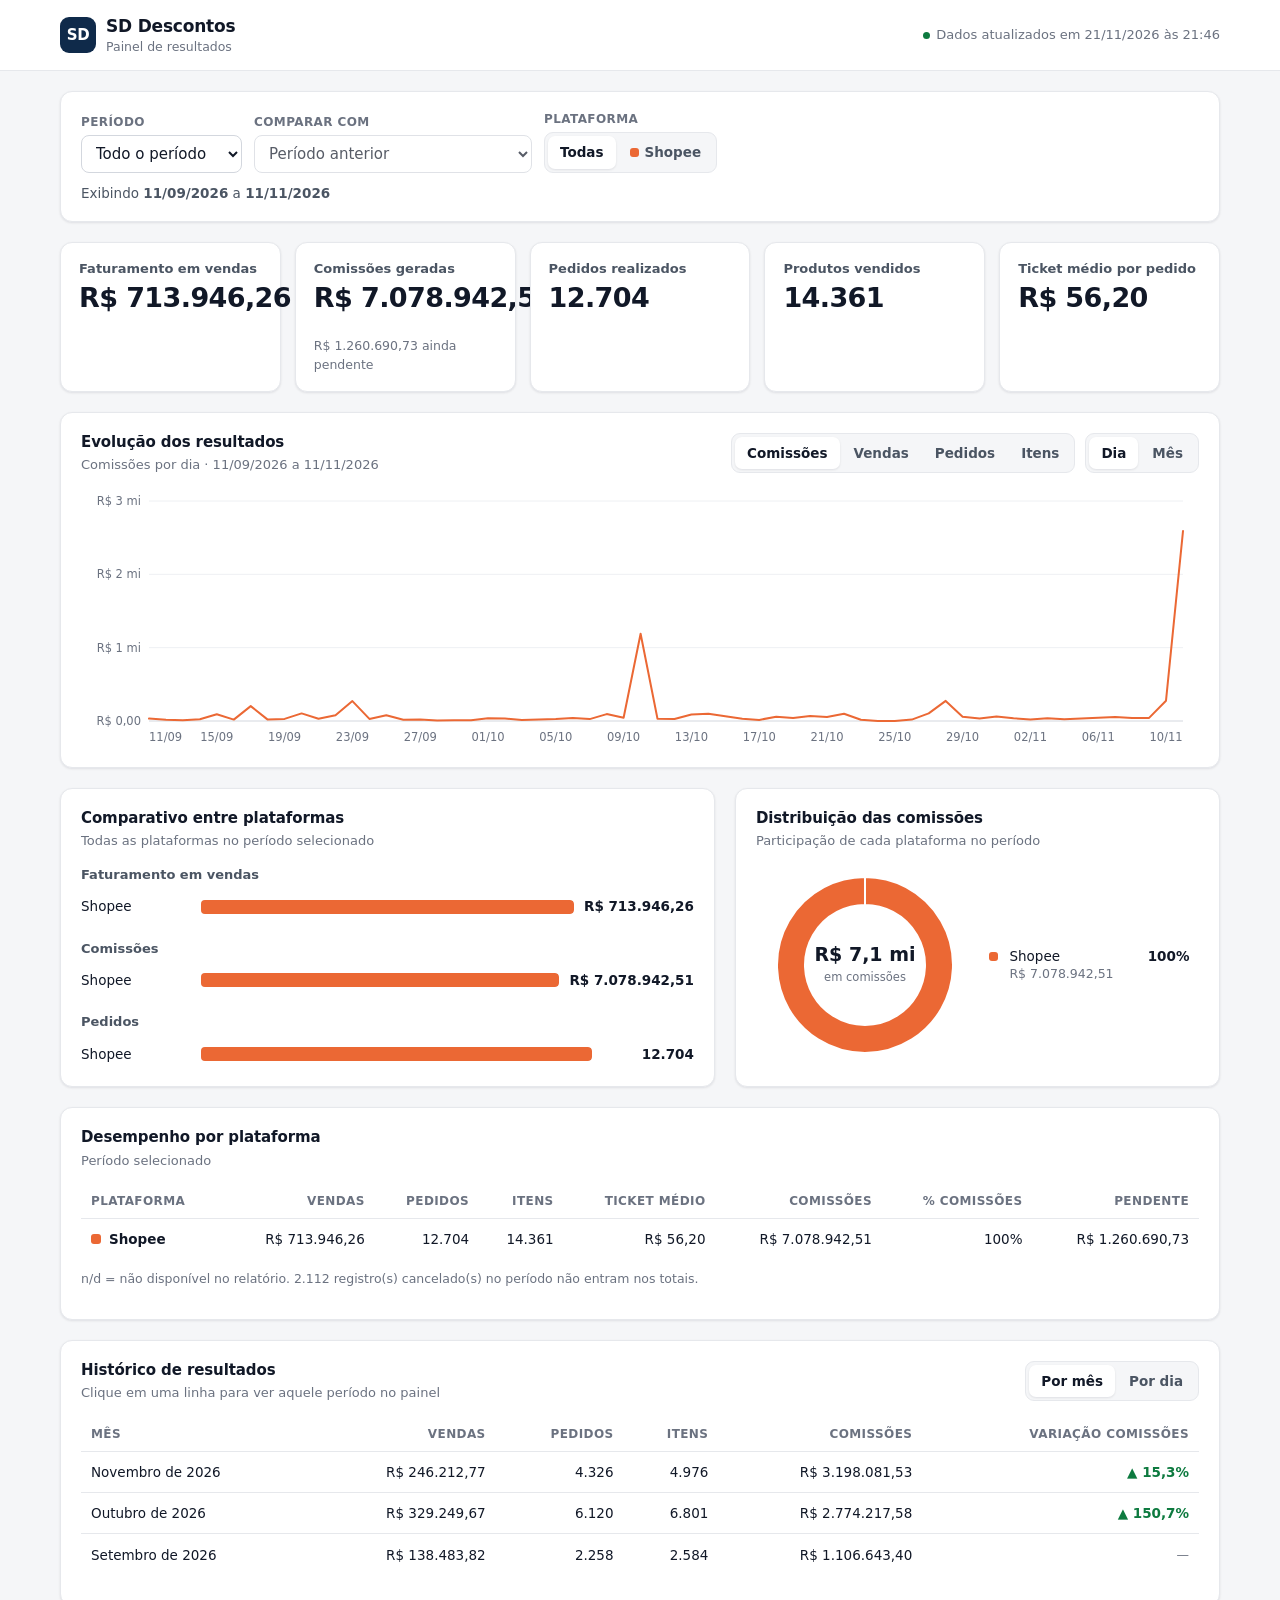
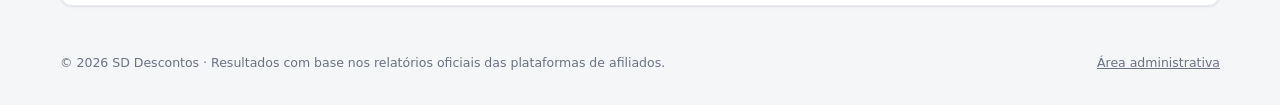
<file: index.html>
<!DOCTYPE html>
<html lang="pt-BR">
<head>
  <meta charset="utf-8">
  <meta name="viewport" content="width=device-width, initial-scale=1">
  <title>SD Descontos — Painel de Resultados</title>
  <meta name="description" content="Painel de resultados da SD Descontos: vendas, pedidos e comissões nas plataformas Shopee, Amazon e Mercado Livre.">
  <meta name="theme-color" content="#0f2a4a">
  <link rel="icon" href="img/favicon.svg" type="image/svg+xml">
  <link rel="stylesheet" href="css/style.css">
</head>
<body>
  <header class="topo">
    <div class="topo-int">
      <a class="marca" href="./">
        <span class="marca-logo" aria-hidden="true">SD</span>
        <span><span class="marca-nome">SD Descontos</span><span class="marca-sub">Painel de resultados</span></span>
      </a>
      <div class="topo-dir">
        <span id="ultimaAtualizacao" class="atualizacao sem">Carregando dados…</span>
      </div>
    </div>
  </header>

  <main>
    <div id="avisoPrevia" class="aviso alerta oculto" role="status">
      <span>Pré-visualização com os dados importados neste navegador (ainda <strong>não publicados</strong>). <a href="admin.html">Voltar à área administrativa</a></span>
    </div>
    <div id="avisoErro" class="aviso erro oculto" role="alert"></div>

    <!-- Estado vazio -->
    <section id="estadoVazio" class="cartao vazio oculto">
      <span class="vazio-icone" aria-hidden="true">
        <svg width="28" height="28" viewBox="0 0 24 24" fill="none" stroke="currentColor" stroke-width="2" stroke-linecap="round"><path d="M4 19V5M4 19h16M8 15l3-4 3 2 5-6"/></svg>
      </span>
      <h2>Nenhum resultado publicado ainda</h2>
      <p>Os indicadores aparecem aqui assim que os relatórios da Shopee, Amazon ou Mercado Livre forem importados na área administrativa e o arquivo de dados for publicado.</p>
      <a class="botao primario" href="admin.html">Ir para a área administrativa</a>
    </section>

    <div id="conteudo" class="oculto">
      <!-- Filtros -->
      <section class="cartao" aria-label="Filtros">
        <div class="filtros">
          <label class="campo"><span>Período</span>
            <select id="fPeriodo">
              <option value="tudo">Todo o período</option>
              <option value="7">Últimos 7 dias</option>
              <option value="30">Últimos 30 dias</option>
              <option value="mes">Este mês</option>
              <option value="mesAnterior">Mês anterior</option>
              <option value="90">Últimos 90 dias</option>
              <option value="ano">Este ano</option>
              <option value="personalizado">Personalizado…</option>
            </select>
          </label>
          <label class="campo oculto" id="cDe"><span>De</span><input type="date" id="fDe"></label>
          <label class="campo oculto" id="cAte"><span>Até</span><input type="date" id="fAte"></label>
          <label class="campo"><span>Comparar com</span>
            <select id="fComparar">
              <option value="anterior">Período anterior</option>
              <option value="ano">Mesmo período do ano anterior</option>
              <option value="nao">Não comparar</option>
            </select>
          </label>
          <div class="campo"><span>Plataforma</span>
            <div class="segmentado" id="fPlataforma" role="group" aria-label="Plataforma"></div>
          </div>
        </div>
        <div class="periodo-texto" id="periodoTexto"></div>
      </section>

      <!-- Indicadores -->
      <section class="secao kpis" id="kpis" aria-label="Indicadores principais"></section>

      <!-- Evolução -->
      <section class="secao cartao">
        <div class="cartao-topo">
          <div>
            <h2>Evolução dos resultados</h2>
            <p class="cartao-sub" id="evolucaoSub"></p>
          </div>
          <div class="acoes">
            <div class="segmentado" id="fMetrica" role="group" aria-label="Indicador do gráfico"></div>
            <div class="segmentado" id="fGranularidade" role="group" aria-label="Agrupamento">
              <button type="button" data-v="dia">Dia</button><button type="button" data-v="mes">Mês</button>
            </div>
          </div>
        </div>
        <div class="grafico" id="gEvolucao"></div>
      </section>

      <!-- Comparativo e distribuição -->
      <div class="secao grade-2">
        <section class="cartao">
          <div class="cartao-topo"><div>
            <h2>Comparativo entre plataformas</h2>
            <p class="cartao-sub">Todas as plataformas no período selecionado</p>
          </div></div>
          <div class="comparativo">
            <div><h3>Faturamento em vendas</h3><div id="gCompVendas"></div></div>
            <div><h3>Comissões</h3><div id="gCompComissoes"></div></div>
            <div><h3>Pedidos</h3><div id="gCompPedidos"></div></div>
          </div>
        </section>
        <section class="cartao">
          <div class="cartao-topo"><div>
            <h2>Distribuição das comissões</h2>
            <p class="cartao-sub">Participação de cada plataforma no período</p>
          </div></div>
          <div id="gRosca"></div>
        </section>
      </div>

      <!-- Desempenho por plataforma -->
      <section class="secao cartao">
        <div class="cartao-topo"><div>
          <h2>Desempenho por plataforma</h2>
          <p class="cartao-sub">Período selecionado</p>
        </div></div>
        <div class="tabela-env"><table id="tPlataformas"></table></div>
        <p class="nota-nd" id="notaPlataformas"></p>
      </section>

      <!-- Histórico -->
      <section class="secao cartao">
        <div class="cartao-topo">
          <div>
            <h2>Histórico de resultados</h2>
            <p class="cartao-sub">Clique em uma linha para ver aquele período no painel</p>
          </div>
          <div class="segmentado" id="fHistorico" role="group" aria-label="Agrupar histórico">
            <button type="button" data-v="mes" aria-pressed="true">Por mês</button><button type="button" data-v="dia" aria-pressed="false">Por dia</button>
          </div>
        </div>
        <div class="tabela-env"><table id="tHistorico"></table></div>
        <div style="text-align:center;margin-top:12px"><button type="button" class="botao pequeno oculto" id="bMaisHistorico">Mostrar tudo</button></div>
      </section>
    </div>
  </main>

  <footer class="rodape">
    <span>© <span id="ano"></span> SD Descontos · Resultados com base nos relatórios oficiais das plataformas de afiliados.</span>
    <a href="admin.html">Área administrativa</a>
  </footer>

  <script src="js/util.js"></script>
  <script src="js/plataformas.js"></script>
  <script src="js/dados.js"></script>
  <script src="js/graficos.js"></script>
  <script src="js/painel.js"></script>
</body>
</html>
</file>
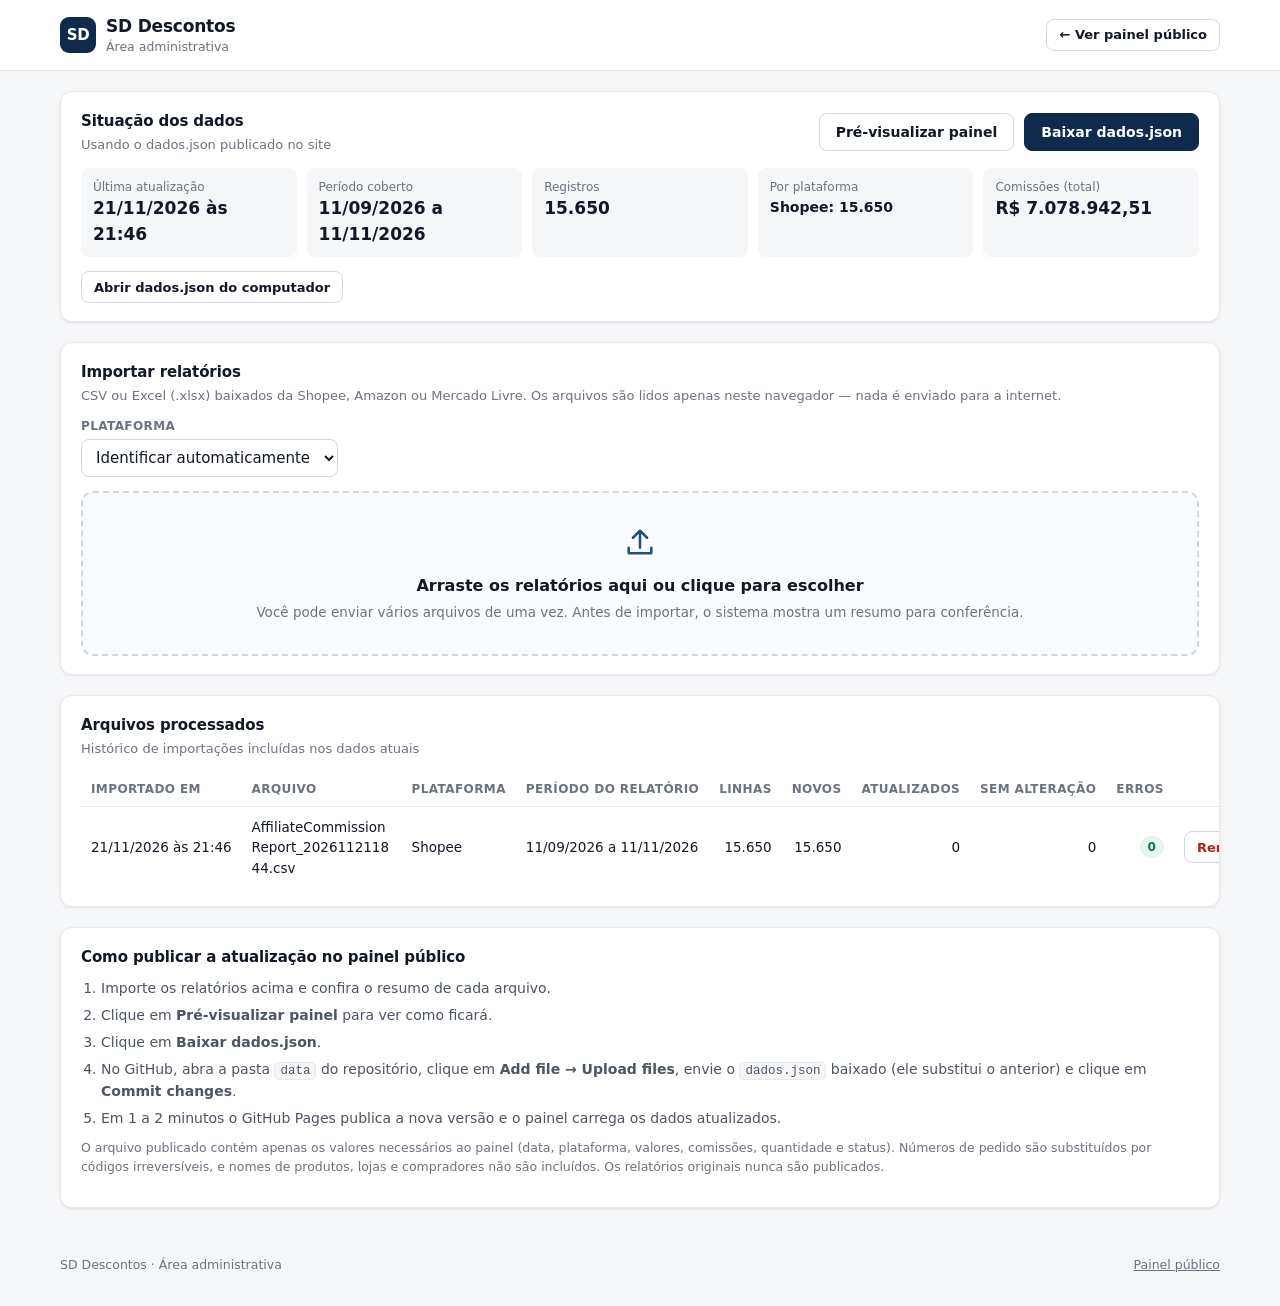
<file: admin.html>
<!DOCTYPE html>
<html lang="pt-BR">
<head>
  <meta charset="utf-8">
  <meta name="viewport" content="width=device-width, initial-scale=1">
  <meta name="robots" content="noindex, nofollow">
  <title>Administração — SD Descontos</title>
  <link rel="icon" href="img/favicon.svg" type="image/svg+xml">
  <link rel="stylesheet" href="css/style.css">
</head>
<body>
  <header class="topo">
    <div class="topo-int">
      <a class="marca" href="./">
        <span class="marca-logo" aria-hidden="true">SD</span>
        <span><span class="marca-nome">SD Descontos</span><span class="marca-sub">Área administrativa</span></span>
      </a>
      <div class="topo-dir">
        <a class="botao pequeno" href="./">← Ver painel público</a>
      </div>
    </div>
  </header>

  <main>
    <!-- Situação dos dados -->
    <section class="cartao">
      <div class="cartao-topo">
        <div>
          <h2>Situação dos dados</h2>
          <p class="cartao-sub" id="fonteDados">Carregando…</p>
        </div>
        <div class="acoes">
          <a class="botao" href="index.html?previa=1" target="_blank" rel="noopener">Pré-visualizar painel</a>
          <button type="button" class="botao primario" id="bBaixar">Baixar dados.json</button>
        </div>
      </div>
      <div id="avisosDados"></div>
      <div class="numeros" id="numerosDados"></div>
      <div class="acoes">
        <label class="botao pequeno" for="iJson">Abrir dados.json do computador</label>
        <input type="file" id="iJson" accept=".json,application/json" class="sr">
        <button type="button" class="botao pequeno perigo oculto" id="bDescartar">Descartar alterações não publicadas</button>
      </div>
    </section>

    <!-- Importação -->
    <section class="secao cartao">
      <div class="cartao-topo">
        <div>
          <h2>Importar relatórios</h2>
          <p class="cartao-sub">CSV ou Excel (.xlsx) baixados da Shopee, Amazon ou Mercado Livre. Os arquivos são lidos apenas neste navegador — nada é enviado para a internet.</p>
        </div>
        <label class="campo"><span>Plataforma</span>
          <select id="fPlataforma">
            <option value="">Identificar automaticamente</option>
            <option value="shopee">Shopee</option>
            <option value="amazon">Amazon</option>
            <option value="mercadolivre">Mercado Livre</option>
          </select>
        </label>
      </div>
      <label class="zona" id="zona" for="iArquivos">
        <svg width="34" height="34" viewBox="0 0 24 24" fill="none" stroke="currentColor" stroke-width="1.8" stroke-linecap="round" stroke-linejoin="round" aria-hidden="true" style="color:var(--marca-2)"><path d="M12 16V4M7 9l5-5 5 5M4 16v3a1 1 0 0 0 1 1h14a1 1 0 0 0 1-1v-3"/></svg>
        <strong>Arraste os relatórios aqui ou clique para escolher</strong>
        <p>Você pode enviar vários arquivos de uma vez. Antes de importar, o sistema mostra um resumo para conferência.</p>
      </label>
      <input type="file" id="iArquivos" accept=".csv,.xlsx,.tsv,.txt,text/csv,application/vnd.openxmlformats-officedocument.spreadsheetml.sheet" multiple class="sr">
      <div id="previas"></div>
    </section>

    <!-- Histórico de importações -->
    <section class="secao cartao">
      <div class="cartao-topo"><div>
        <h2>Arquivos processados</h2>
        <p class="cartao-sub">Histórico de importações incluídas nos dados atuais</p>
      </div></div>
      <div class="tabela-env"><table id="tImportacoes"></table></div>
    </section>

    <!-- Como publicar -->
    <section class="secao cartao">
      <h2>Como publicar a atualização no painel público</h2>
      <ol class="passos" style="margin-top:10px">
        <li>Importe os relatórios acima e confira o resumo de cada arquivo.</li>
        <li>Clique em <strong>Pré-visualizar painel</strong> para ver como ficará.</li>
        <li>Clique em <strong>Baixar dados.json</strong>.</li>
        <li>No GitHub, abra a pasta <code>data</code> do repositório, clique em <strong>Add file → Upload files</strong>, envie o <code>dados.json</code> baixado (ele substitui o anterior) e clique em <strong>Commit changes</strong>.</li>
        <li>Em 1 a 2 minutos o GitHub Pages publica a nova versão e o painel carrega os dados atualizados.</li>
      </ol>
      <p class="nota-nd">O arquivo publicado contém apenas os valores necessários ao painel (data, plataforma, valores, comissões, quantidade e status). Números de pedido são substituídos por códigos irreversíveis, e nomes de produtos, lojas e compradores não são incluídos. Os relatórios originais nunca são publicados.</p>
    </section>
  </main>

  <footer class="rodape">
    <span>SD Descontos · Área administrativa</span>
    <a href="./">Painel público</a>
  </footer>

  <script src="js/util.js"></script>
  <script src="js/leitores.js"></script>
  <script src="js/plataformas.js"></script>
  <script src="js/dados.js"></script>
  <script src="js/admin.js"></script>
</body>
</html>
</file>
<file: css/style.css>
/* SD Descontos — Painel de Resultados */
:root {
  --fundo: #f5f6f8;
  --superficie: #ffffff;
  --linha: #e6e8ec;
  --linha-forte: #d3d7de;
  --texto: #111827;
  --texto-2: #4b5563;
  --texto-3: #6b7280;
  --marca: #0f2a4a;
  --marca-2: #1e4f8a;
  --marca-suave: #eaf1fb;
  --cor-shopee: #eb6834;
  --cor-amazon: #2a78d6;
  --cor-ml: #1baf7a;
  --bom: #0d7a3f;
  --bom-suave: #e8f5ee;
  --alerta: #9a5b00;
  --alerta-suave: #fff6e5;
  --erro: #b42318;
  --erro-suave: #fdecea;
  --raio: 12px;
  --sombra: 0 1px 2px rgba(16, 24, 40, .04), 0 1px 3px rgba(16, 24, 40, .06);
  --fonte: "Inter", system-ui, -apple-system, "Segoe UI", Roboto, "Helvetica Neue", Arial, sans-serif;
  color-scheme: light;
}
* { box-sizing: border-box; }
html { -webkit-text-size-adjust: 100%; }
body {
  margin: 0; background: var(--fundo); color: var(--texto);
  font-family: var(--fonte); font-size: 15px; line-height: 1.5;
  font-variant-numeric: tabular-nums;
}
a { color: var(--marca-2); }
button, input, select { font: inherit; color: inherit; }
.oculto { display: none !important; }
.sr { position: absolute; width: 1px; height: 1px; overflow: hidden; clip: rect(0 0 0 0); }

/* ---------- Topo ---------- */
.topo { background: var(--superficie); border-bottom: 1px solid var(--linha); }
.topo-int { max-width: 1200px; margin: 0 auto; padding: 14px 20px; display: flex; align-items: center; gap: 16px; flex-wrap: wrap; }
.marca { display: flex; align-items: center; gap: 10px; text-decoration: none; color: var(--texto); }
.marca-logo {
  width: 36px; height: 36px; border-radius: 9px; background: var(--marca); color: #fff;
  display: grid; place-items: center; font-weight: 800; font-size: 15px; letter-spacing: -.5px;
}
.marca-nome { font-weight: 700; font-size: 17px; letter-spacing: -.2px; }
.marca-sub { display: block; font-size: 12.5px; color: var(--texto-3); font-weight: 500; margin-top: -2px; }
.topo-dir { margin-left: auto; display: flex; align-items: center; gap: 12px; color: var(--texto-3); font-size: 13px; }
.atualizacao { display: flex; align-items: center; gap: 6px; }
.atualizacao::before { content: ""; width: 7px; height: 7px; border-radius: 50%; background: var(--bom); }
.atualizacao.sem::before { background: var(--linha-forte); }

/* ---------- Estrutura ---------- */
main { max-width: 1200px; margin: 0 auto; padding: 20px 20px 48px; }
.secao { margin-top: 20px; }
.cartao { background: var(--superficie); border: 1px solid var(--linha); border-radius: var(--raio); box-shadow: var(--sombra); padding: 18px 20px; }
.cartao h2, .secao-titulo { font-size: 15px; font-weight: 650; margin: 0; letter-spacing: -.1px; }
.cartao-topo { display: flex; align-items: center; justify-content: space-between; gap: 12px; flex-wrap: wrap; margin-bottom: 14px; }
.cartao-sub { color: var(--texto-3); font-size: 13px; margin: 2px 0 0; }
.grade-2 { display: grid; grid-template-columns: 1.35fr 1fr; gap: 20px; }
@media (max-width: 900px) { .grade-2 { grid-template-columns: 1fr; } }

/* ---------- Filtros ---------- */
.filtros { display: flex; gap: 12px; flex-wrap: wrap; align-items: flex-end; }
.campo { display: flex; flex-direction: column; gap: 4px; }
.campo > span { font-size: 12px; color: var(--texto-3); font-weight: 600; text-transform: uppercase; letter-spacing: .4px; }
select, input[type=date] {
  height: 38px; border: 1px solid var(--linha-forte); border-radius: 8px; background: var(--superficie);
  padding: 0 10px; min-width: 150px;
}
select:focus, input:focus, button:focus-visible { outline: 2px solid var(--marca-2); outline-offset: 1px; }
.segmentado { display: inline-flex; background: var(--fundo); border: 1px solid var(--linha); border-radius: 9px; padding: 3px; gap: 2px; flex-wrap: wrap; }
.segmentado button {
  border: 0; background: transparent; padding: 6px 12px; border-radius: 7px; cursor: pointer;
  font-size: 13.5px; color: var(--texto-2); font-weight: 550; display: inline-flex; align-items: center; gap: 6px; min-height: 30px;
}
.segmentado button[aria-pressed=true] { background: var(--superficie); color: var(--texto); box-shadow: var(--sombra); }
.segmentado i, .legenda i, .dica i, .rosca-lista i, .ponto { width: 9px; height: 9px; border-radius: 3px; display: inline-block; flex: none; }
.periodo-texto { color: var(--texto-2); font-size: 13.5px; margin-top: 10px; }

/* ---------- Indicadores ---------- */
.kpis { display: grid; grid-template-columns: repeat(auto-fit, minmax(200px, 1fr)); gap: 14px; }
.kpi { padding: 16px 18px; display: flex; flex-direction: column; gap: 4px; min-height: 124px; }
.kpi-rotulo { font-size: 13px; color: var(--texto-2); font-weight: 550; }
.kpi-valor { font-size: 27px; font-weight: 700; letter-spacing: -.6px; line-height: 1.2; }
.kpi-valor.nd { font-size: 16px; font-weight: 500; color: var(--texto-3); letter-spacing: 0; padding: 6px 0; }
.kpi-rodape { font-size: 12.5px; color: var(--texto-3); margin-top: auto; }
.variacao { font-weight: 650; }
.variacao.sobe { color: var(--bom); }
.variacao.desce { color: var(--erro); }

/* ---------- Gráficos ---------- */
.grafico { width: 100%; min-height: 220px; position: relative; }
.grafico svg { display: block; overflow: visible; }
.grade { stroke: #eef0f3; stroke-width: 1; }
.eixo { stroke: var(--linha-forte); stroke-width: 1; }
.mira { stroke: #9aa1ad; stroke-width: 1; stroke-dasharray: 3 3; }
.rotulo-eixo { font-size: 11.5px; fill: var(--texto-3); }
.legenda { display: flex; gap: 16px; flex-wrap: wrap; font-size: 13px; color: var(--texto-2); margin-bottom: 8px; }
.legenda span { display: inline-flex; align-items: center; gap: 6px; }
.dica {
  position: absolute; z-index: 50; pointer-events: none; background: var(--superficie); color: var(--texto);
  border: 1px solid var(--linha); border-radius: 10px; box-shadow: 0 8px 24px rgba(16, 24, 40, .14);
  padding: 9px 12px; font-size: 12.5px; min-width: 170px; display: none;
}
.dica strong { display: block; margin-bottom: 4px; font-size: 12.5px; }
.dica-linha { display: flex; align-items: center; gap: 7px; color: var(--texto-2); padding: 1px 0; }
.dica-linha b { margin-left: auto; padding-left: 14px; color: var(--texto); font-weight: 650; }
.dica-total { border-top: 1px solid var(--linha); margin-top: 4px; padding-top: 4px; }
.dica-sub { color: var(--texto-3); margin-top: 2px; }

.comparativo { display: grid; gap: 18px; }
.comparativo h3 { margin: 0 0 8px; font-size: 13px; color: var(--texto-2); font-weight: 600; }
.barra-linha { display: grid; grid-template-columns: 110px 1fr auto; gap: 10px; align-items: center; padding: 4px 0; font-size: 13.5px; }
.barra-trilho { height: 14px; background: #f1f3f6; border-radius: 4px; overflow: hidden; }
.barra { display: block; height: 100%; border-radius: 0 4px 4px 0; }
.barra-valor { font-weight: 650; min-width: 92px; text-align: right; }
.nd { color: var(--texto-3); font-weight: 500; font-size: 12.5px; }

.rosca { display: flex; align-items: center; gap: 24px; flex-wrap: wrap; justify-content: center; }
.rosca svg { flex: none; }
.rosca-valor { font-size: 19px; font-weight: 700; fill: var(--texto); }
.fatia { stroke: #fff; stroke-width: 2; cursor: default; }
.fatia:hover { opacity: .85; }
.rosca-lista { list-style: none; margin: 0; padding: 0; display: grid; gap: 10px; min-width: 200px; }
.rosca-lista li { display: grid; grid-template-columns: 12px 1fr auto; column-gap: 8px; align-items: center; font-size: 13.5px; }
.rosca-lista b { text-align: right; }
.rosca-lista small { grid-column: 2 / 4; color: var(--texto-3); font-size: 12.5px; margin-top: -2px; }

/* ---------- Tabelas ---------- */
.tabela-env { overflow-x: auto; -webkit-overflow-scrolling: touch; margin: 0 -20px; padding: 0 20px; }
table { width: 100%; border-collapse: collapse; font-size: 13.5px; }
th { text-align: left; font-weight: 600; color: var(--texto-3); font-size: 12px; text-transform: uppercase; letter-spacing: .4px; padding: 8px 10px; border-bottom: 1px solid var(--linha); white-space: nowrap; }
td { padding: 10px; border-bottom: 1px solid var(--linha); white-space: nowrap; }
tr:last-child td { border-bottom: 0; }
td.num, th.num { text-align: right; }
tbody tr.clicavel { cursor: pointer; }
tbody tr.clicavel:hover td { background: #f8fafc; }
.plat { display: inline-flex; align-items: center; gap: 8px; font-weight: 600; }
.plat .ponto { width: 10px; height: 10px; }
tfoot td { font-weight: 700; border-top: 1px solid var(--linha-forte); border-bottom: 0; }

/* ---------- Estados ---------- */
.vazio { text-align: center; padding: 56px 20px; }
.vazio h2 { font-size: 20px; margin: 10px 0 6px; }
.vazio p { color: var(--texto-2); max-width: 520px; margin: 0 auto 18px; }
.vazio-icone { width: 56px; height: 56px; border-radius: 14px; background: var(--marca-suave); color: var(--marca-2); display: inline-grid; place-items: center; }
.aviso { border-radius: 10px; padding: 10px 14px; font-size: 13.5px; border: 1px solid; display: flex; gap: 10px; align-items: flex-start; }
.aviso.info { background: var(--marca-suave); border-color: #c9dbf3; color: #163f73; }
.aviso.alerta { background: var(--alerta-suave); border-color: #f3dfb5; color: #6b4000; }
.aviso.erro { background: var(--erro-suave); border-color: #f6c9c4; color: #8a1c12; }
.aviso.ok { background: var(--bom-suave); border-color: #bfe3cf; color: #0b5a30; }
.aviso + .aviso { margin-top: 8px; }
.nota-nd { font-size: 12.5px; color: var(--texto-3); margin-top: 10px; }

/* ---------- Botões ---------- */
.botao {
  display: inline-flex; align-items: center; justify-content: center; gap: 8px; height: 38px; padding: 0 16px;
  border-radius: 8px; border: 1px solid var(--linha-forte); background: var(--superficie); cursor: pointer;
  font-weight: 600; font-size: 14px; text-decoration: none; color: var(--texto); white-space: nowrap;
}
.botao:hover { background: #f8fafc; }
.botao.primario { background: var(--marca); border-color: var(--marca); color: #fff; }
.botao.primario:hover { background: #163a63; }
.botao.perigo { color: var(--erro); }
.botao.pequeno { height: 32px; padding: 0 12px; font-size: 13px; }
.botao:disabled { opacity: .5; cursor: not-allowed; }
.acoes { display: flex; gap: 10px; flex-wrap: wrap; }

/* ---------- Administração ---------- */
.zona {
  display: block;
  border: 2px dashed var(--linha-forte); border-radius: var(--raio); padding: 32px 20px; text-align: center;
  background: #fafbfc; cursor: pointer; transition: border-color .15s, background .15s;
}
.zona:hover, .zona.arrastando { border-color: var(--marca-2); background: var(--marca-suave); }
.zona strong { display: block; font-size: 16px; margin: 8px 0 4px; }
.zona p { margin: 0; color: var(--texto-3); font-size: 13.5px; }
.previa { border: 1px solid var(--linha); border-radius: var(--raio); padding: 16px; margin-top: 14px; background: var(--superficie); }
.previa-topo { display: flex; justify-content: space-between; gap: 12px; flex-wrap: wrap; align-items: flex-start; }
.previa-arquivo { font-weight: 650; word-break: break-all; }
.previa-meta { color: var(--texto-3); font-size: 13px; }
.numeros { display: grid; grid-template-columns: repeat(auto-fit, minmax(130px, 1fr)); gap: 10px; margin: 14px 0; }
.numeros div { background: var(--fundo); border-radius: 8px; padding: 10px 12px; }
.numeros span { display: block; font-size: 12px; color: var(--texto-3); }
.numeros b { font-size: 17px; }
.mapeamento { display: grid; grid-template-columns: repeat(auto-fill, minmax(250px, 1fr)); gap: 10px 16px; margin-top: 8px; }
.mapeamento label { display: flex; flex-direction: column; gap: 3px; font-size: 12.5px; color: var(--texto-2); font-weight: 600; }
.mapeamento select { min-width: 0; width: 100%; font-weight: 400; }
.mapeamento small { color: var(--texto-3); font-weight: 400; white-space: nowrap; overflow: hidden; text-overflow: ellipsis; }
details { margin-top: 12px; }
summary { cursor: pointer; font-weight: 600; font-size: 13.5px; color: var(--marca-2); }
.lista-erros { font-size: 12.5px; color: var(--texto-2); max-height: 180px; overflow: auto; margin: 8px 0 0; padding-left: 18px; }
.etiqueta { display: inline-block; font-size: 12px; font-weight: 600; padding: 2px 8px; border-radius: 99px; background: var(--fundo); color: var(--texto-2); }
.etiqueta.ok { background: var(--bom-suave); color: var(--bom); }
.etiqueta.alerta { background: var(--alerta-suave); color: var(--alerta); }
.etiqueta.erro { background: var(--erro-suave); color: var(--erro); }
.passos { margin: 0; padding-left: 20px; color: var(--texto-2); font-size: 14px; }
.passos li { margin: 6px 0; }
code { background: var(--fundo); border: 1px solid var(--linha); border-radius: 5px; padding: 1px 5px; font-size: 12.5px; }

.rodape { max-width: 1200px; margin: 0 auto; padding: 0 20px 32px; color: var(--texto-3); font-size: 12.5px; display: flex; justify-content: space-between; gap: 12px; flex-wrap: wrap; }
.rodape a { color: var(--texto-3); }

@media (max-width: 600px) {
  body { font-size: 14.5px; }
  main { padding: 14px 14px 40px; }
  .topo-int { padding: 12px 14px; }
  .topo-dir { margin-left: 0; width: 100%; }
  .cartao { padding: 16px; }
  .tabela-env { margin: 0 -16px; padding: 0 16px; }
  .kpis { grid-template-columns: 1fr 1fr; gap: 10px; }
  .kpi { padding: 13px 14px; min-height: 112px; }
  .kpi-valor { font-size: 20px; }
  .filtros { gap: 10px; }
  .filtros .campo { flex: 1 1 140px; }
  select, input[type=date] { min-width: 0; width: 100%; }
  .barra-linha { grid-template-columns: 92px 1fr auto; font-size: 13px; }
  .barra-valor { min-width: 78px; }
}
</file>
